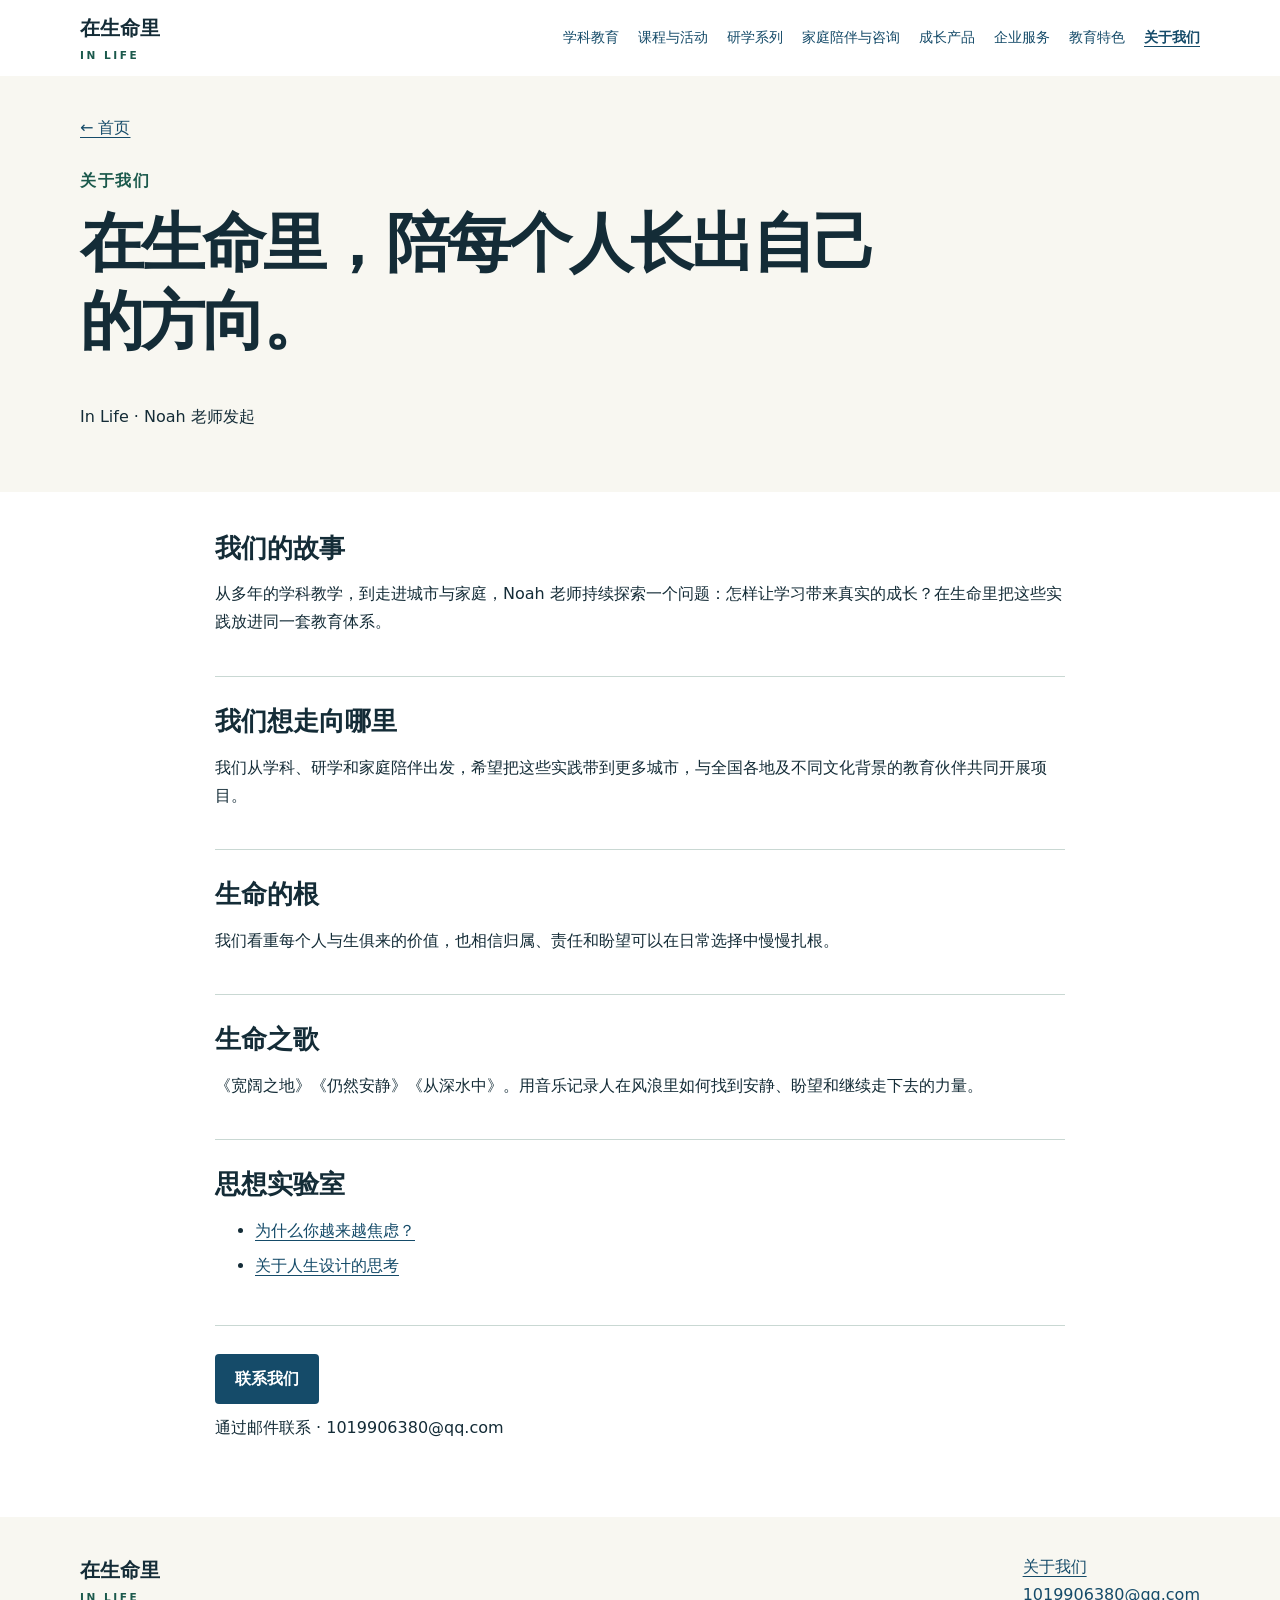
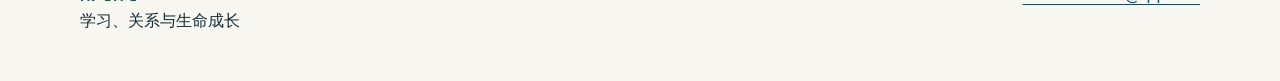
<file: about.html>
<!doctype html>
<html lang="zh-CN"><head><meta charset="utf-8"><meta name="viewport" content="width=device-width,initial-scale=1"><meta name="description" content="在生命里教育 · 数学、研学、家庭陪伴与成长"><title>关于我们 | 在生命里教育</title><link rel="icon" href="favicon.svg"><link rel="stylesheet" href="detail.css"><script defer src="detail.js"></script></head>
<body class="restored-detail"><a class="skip" href="#main">跳到正文</a><header><div class="bar"><a class="brand" href="index.html">在生命里<span>IN LIFE</span></a><button id="menu" type="button" aria-controls="nav" aria-expanded="false" hidden>菜单</button><nav id="nav" aria-label="主导航"><a href="math.html">学科教育</a><a href="courses.html">课程与活动</a><a href="study.html">研学系列</a><a href="family.html">家庭陪伴与咨询</a><a href="products.html">成长产品</a><a href="business.html">企业服务</a><a href="method.html">教育特色</a><a href="about.html" aria-current="page">关于我们</a></nav></div></header>
<main id="main"><section class="page-hero"><div class="wrap"><a class="back" href="index.html">← 首页</a><p class="eyebrow">关于我们</p><h1>在生命里，陪每个人长出自己的方向。</h1><p>In Life · Noah 老师发起</p></div></section><div class="wrap detail"><article><h2>我们的故事</h2><p>从多年的学科教学，到走进城市与家庭，Noah 老师持续探索一个问题：怎样让学习带来真实的成长？在生命里把这些实践放进同一套教育体系。</p></article><article><h2>我们想走向哪里</h2><p>我们从学科、研学和家庭陪伴出发，希望把这些实践带到更多城市，与全国各地及不同文化背景的教育伙伴共同开展项目。</p></article><article><h2>生命的根</h2><p>我们看重每个人与生俱来的价值，也相信归属、责任和盼望可以在日常选择中慢慢扎根。</p></article><article><h2>生命之歌</h2><p>《宽阔之地》《仍然安静》《从深水中》。用音乐记录人在风浪里如何找到安静、盼望和继续走下去的力量。</p></article><article><h2>思想实验室</h2><ul><li><a href="https://mp.weixin.qq.com/s/6HhCGzRWVzzyP3AFN9FXuQ">为什么你越来越焦虑？</a></li><li><a href="https://mp.weixin.qq.com/s/VjniUpUaG0qOsLqs-CoDaA">关于人生设计的思考</a></li></ul></article><div class="action"><a class="button" href="mailto:1019906380@qq.com?subject=%E5%9C%A8%E7%94%9F%E5%91%BD%E9%87%8C%EF%BD%9C%E5%85%B3%E4%BA%8E%E6%88%91%E4%BB%AC">联系我们</a><p>通过邮件联系 · 1019906380@qq.com</p></div></div></main><footer><div class="wrap footer"><div><a class="brand" href="index.html">在生命里<span>IN LIFE</span></a><p>学习、关系与生命成长</p></div><div><a href="about.html">关于我们</a><a href="mailto:1019906380@qq.com">1019906380@qq.com</a></div></div></footer></body></html>
</file>
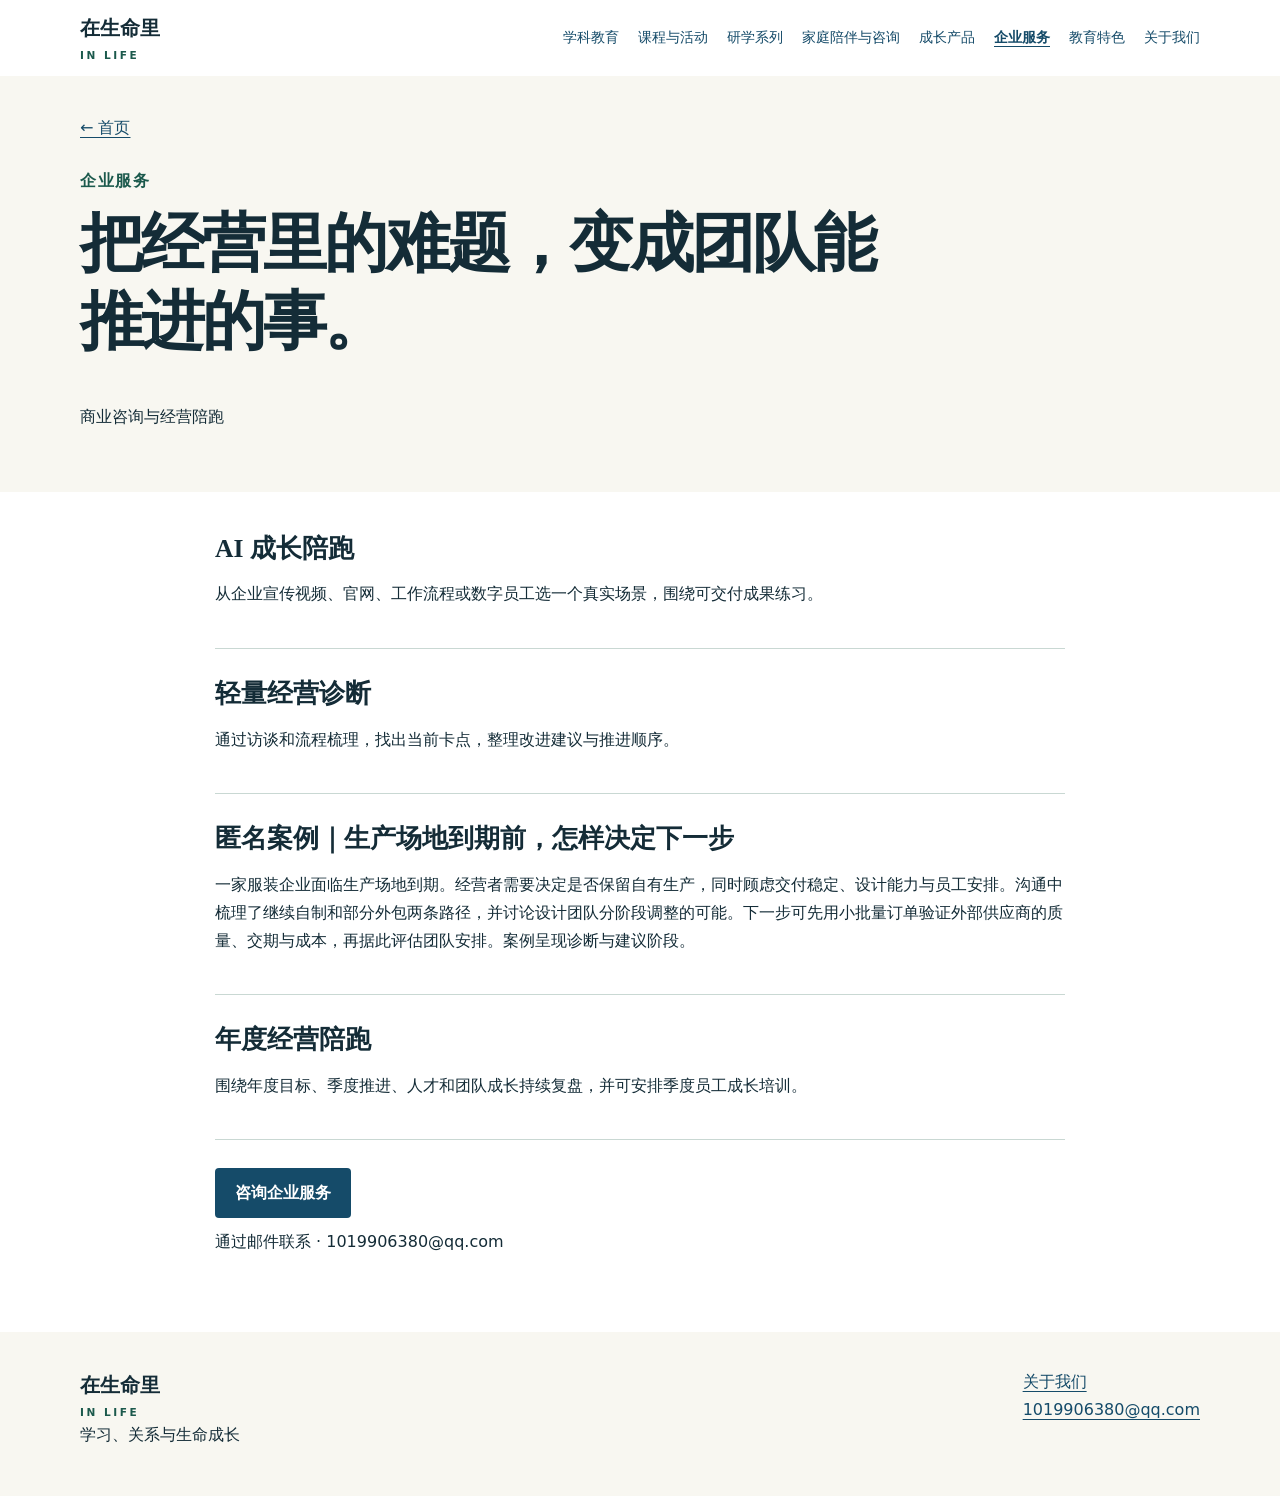
<file: business.html>
<!doctype html>
<html lang="zh-CN"><head><meta charset="utf-8"><meta name="viewport" content="width=device-width,initial-scale=1"><meta name="description" content="在生命里教育 · 数学、研学、家庭陪伴与成长"><title>企业服务 | 在生命里教育</title><link rel="icon" href="favicon.svg"><link rel="stylesheet" href="detail.css"><script defer src="detail.js"></script></head>
<body class="restored-detail"><a class="skip" href="#main">跳到正文</a><header><div class="bar"><a class="brand" href="index.html">在生命里<span>IN LIFE</span></a><button id="menu" type="button" aria-controls="nav" aria-expanded="false" hidden>菜单</button><nav id="nav" aria-label="主导航"><a href="math.html">学科教育</a><a href="courses.html">课程与活动</a><a href="study.html">研学系列</a><a href="family.html">家庭陪伴与咨询</a><a href="products.html">成长产品</a><a href="business.html" aria-current="page">企业服务</a><a href="method.html">教育特色</a><a href="about.html">关于我们</a></nav></div></header>
<main id="main"><section class="page-hero"><div class="wrap"><a class="back" href="index.html">← 首页</a><p class="eyebrow">企业服务</p><h1>把经营里的难题，变成团队能推进的事。</h1><p>商业咨询与经营陪跑</p></div></section><div class="wrap detail"><article><h2>AI 成长陪跑</h2><p>从企业宣传视频、官网、工作流程或数字员工选一个真实场景，围绕可交付成果练习。</p></article><article><h2>轻量经营诊断</h2><p>通过访谈和流程梳理，找出当前卡点，整理改进建议与推进顺序。</p></article><article><h2>匿名案例｜生产场地到期前，怎样决定下一步</h2><p>一家服装企业面临生产场地到期。经营者需要决定是否保留自有生产，同时顾虑交付稳定、设计能力与员工安排。沟通中梳理了继续自制和部分外包两条路径，并讨论设计团队分阶段调整的可能。下一步可先用小批量订单验证外部供应商的质量、交期与成本，再据此评估团队安排。案例呈现诊断与建议阶段。</p></article><article><h2>年度经营陪跑</h2><p>围绕年度目标、季度推进、人才和团队成长持续复盘，并可安排季度员工成长培训。</p></article><div class="action"><a class="button" href="mailto:1019906380@qq.com?subject=%E5%9C%A8%E7%94%9F%E5%91%BD%E9%87%8C%EF%BD%9C%E4%BC%81%E4%B8%9A%E6%9C%8D%E5%8A%A1">咨询企业服务</a><p>通过邮件联系 · 1019906380@qq.com</p></div></div></main><footer><div class="wrap footer"><div><a class="brand" href="index.html">在生命里<span>IN LIFE</span></a><p>学习、关系与生命成长</p></div><div><a href="about.html">关于我们</a><a href="mailto:1019906380@qq.com">1019906380@qq.com</a></div></div></footer></body></html>
</file>
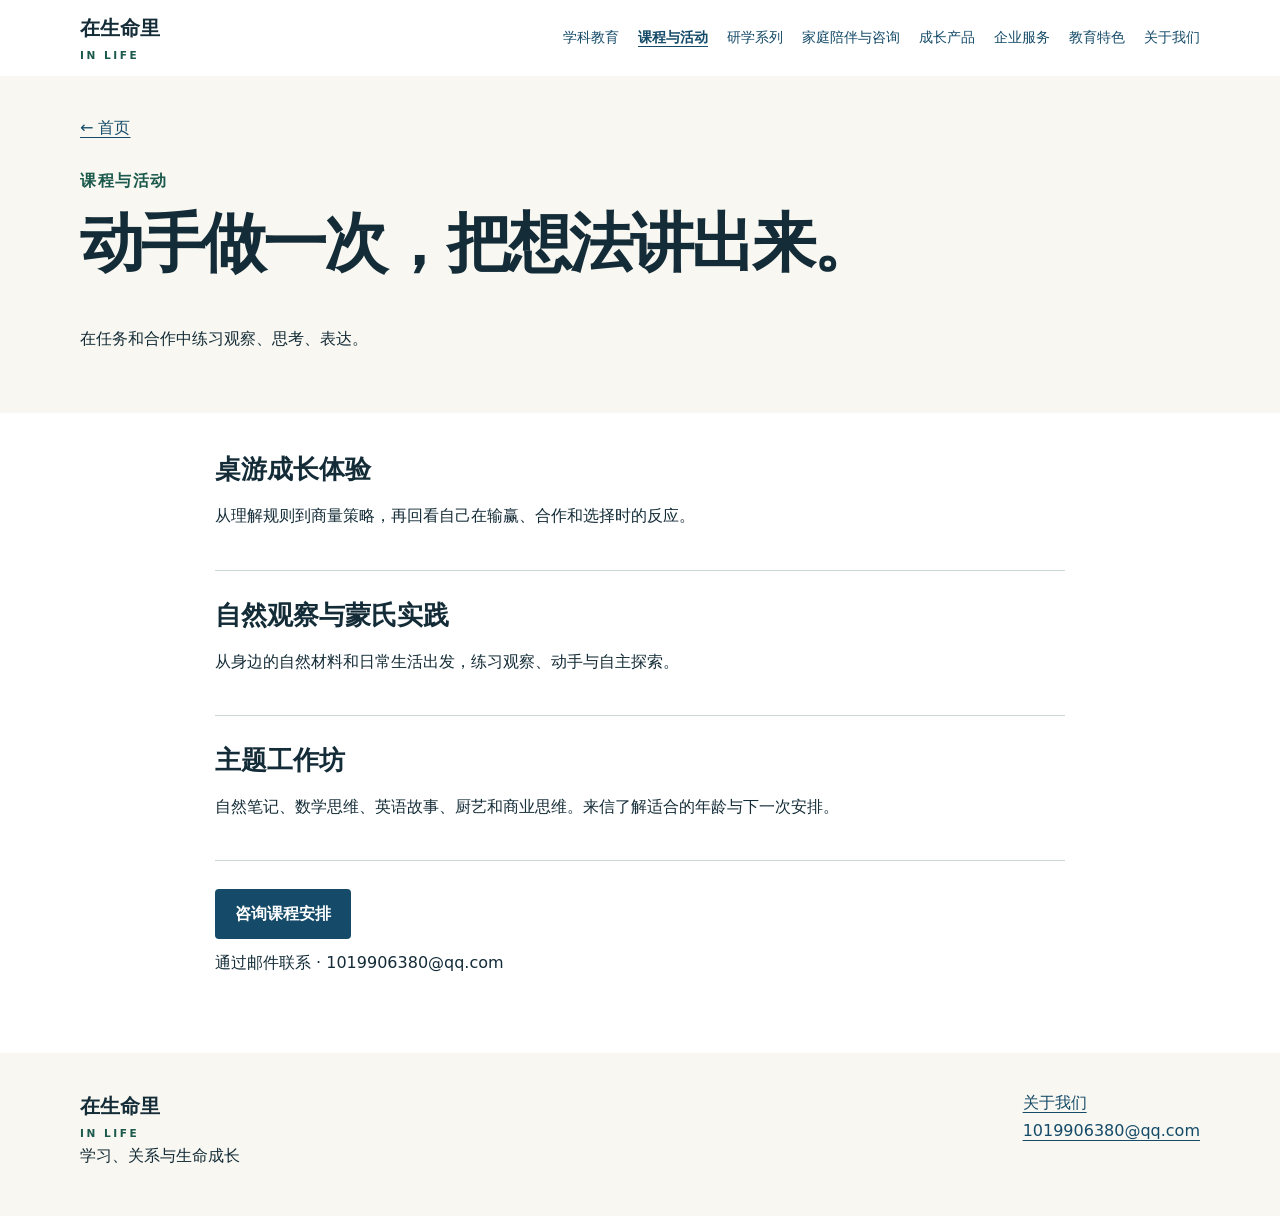
<file: courses.html>
<!doctype html>
<html lang="zh-CN"><head><meta charset="utf-8"><meta name="viewport" content="width=device-width,initial-scale=1"><meta name="description" content="在生命里教育 · 数学、研学、家庭陪伴与成长"><title>课程与活动 | 在生命里教育</title><link rel="icon" href="favicon.svg"><link rel="stylesheet" href="detail.css"><script defer src="detail.js"></script></head>
<body class="restored-detail"><a class="skip" href="#main">跳到正文</a><header><div class="bar"><a class="brand" href="index.html">在生命里<span>IN LIFE</span></a><button id="menu" type="button" aria-controls="nav" aria-expanded="false" hidden>菜单</button><nav id="nav" aria-label="主导航"><a href="math.html">学科教育</a><a href="courses.html" aria-current="page">课程与活动</a><a href="study.html">研学系列</a><a href="family.html">家庭陪伴与咨询</a><a href="products.html">成长产品</a><a href="business.html">企业服务</a><a href="method.html">教育特色</a><a href="about.html">关于我们</a></nav></div></header>
<main id="main"><section class="page-hero"><div class="wrap"><a class="back" href="index.html">← 首页</a><p class="eyebrow">课程与活动</p><h1>动手做一次，把想法讲出来。</h1><p>在任务和合作中练习观察、思考、表达。</p></div></section><div class="wrap detail"><article><h2>桌游成长体验</h2><p>从理解规则到商量策略，再回看自己在输赢、合作和选择时的反应。</p></article><article><h2>自然观察与蒙氏实践</h2><p>从身边的自然材料和日常生活出发，练习观察、动手与自主探索。</p></article><article><h2>主题工作坊</h2><p>自然笔记、数学思维、英语故事、厨艺和商业思维。来信了解适合的年龄与下一次安排。</p></article><div class="action"><a class="button" href="mailto:1019906380@qq.com?subject=%E5%9C%A8%E7%94%9F%E5%91%BD%E9%87%8C%EF%BD%9C%E8%AF%BE%E7%A8%8B%E4%B8%8E%E6%B4%BB%E5%8A%A8">咨询课程安排</a><p>通过邮件联系 · 1019906380@qq.com</p></div></div></main><footer><div class="wrap footer"><div><a class="brand" href="index.html">在生命里<span>IN LIFE</span></a><p>学习、关系与生命成长</p></div><div><a href="about.html">关于我们</a><a href="mailto:1019906380@qq.com">1019906380@qq.com</a></div></div></footer></body></html>
</file>
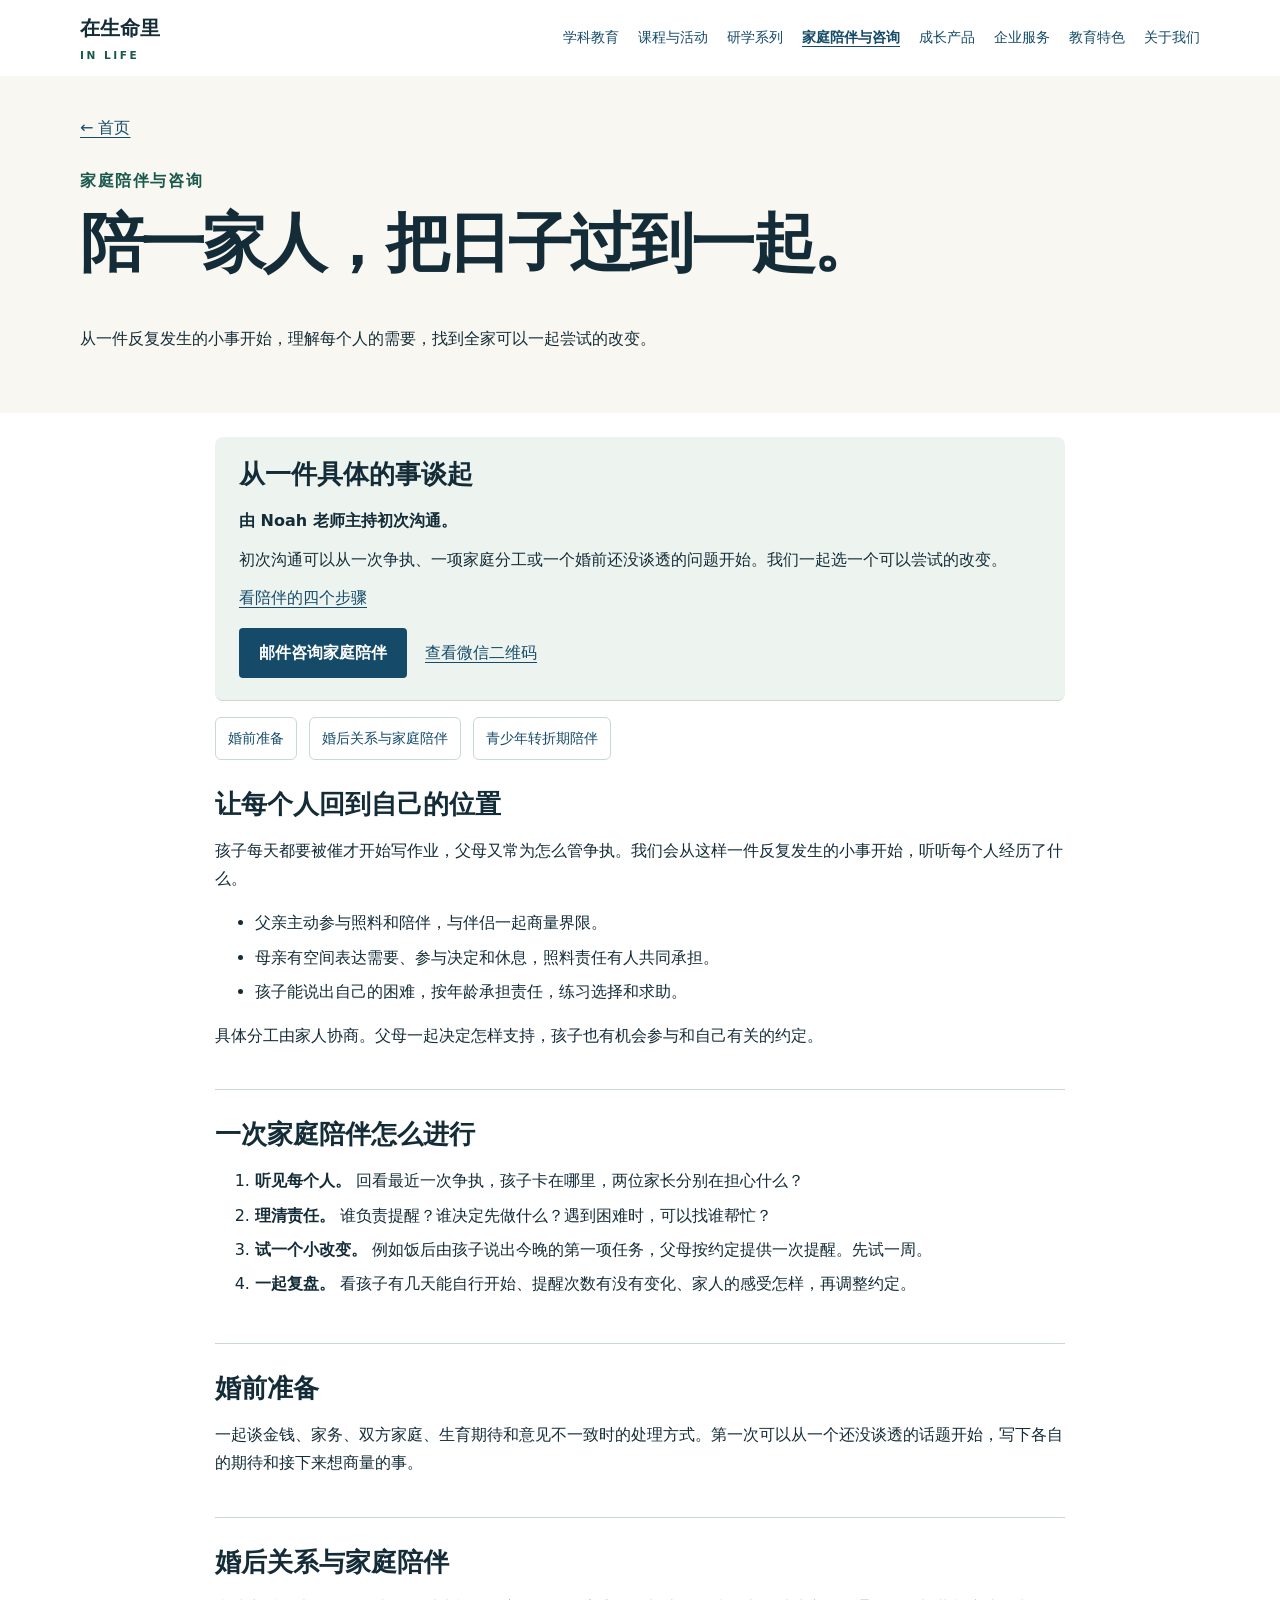
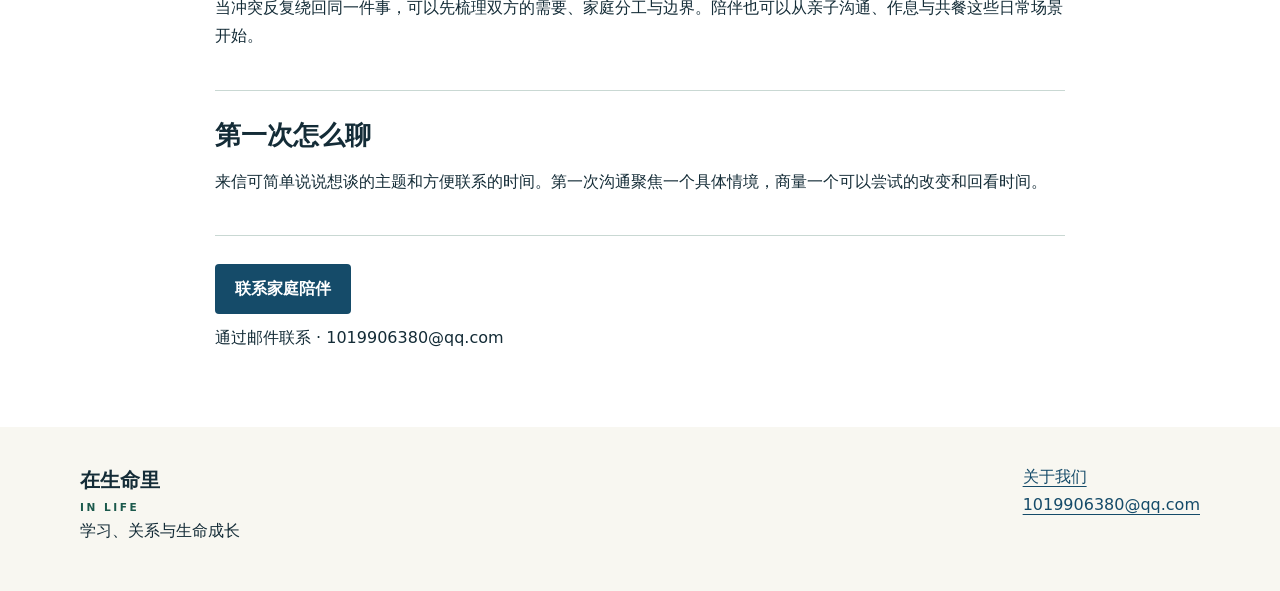
<file: family.html>
<!doctype html>
<html lang="zh-CN"><head><meta charset="utf-8"><meta name="viewport" content="width=device-width,initial-scale=1"><meta name="description" content="在生命里教育 · 数学、研学、家庭陪伴与成长"><title>家庭陪伴与咨询 | 在生命里教育</title><link rel="icon" href="favicon.svg"><link rel="stylesheet" href="detail.css"><script defer src="detail.js"></script></head>
<body class="restored-detail"><a class="skip" href="#main">跳到正文</a><header><div class="bar"><a class="brand" href="index.html">在生命里<span>IN LIFE</span></a><button id="menu" type="button" aria-controls="nav" aria-expanded="false" hidden>菜单</button><nav id="nav" aria-label="主导航"><a href="math.html">学科教育</a><a href="courses.html">课程与活动</a><a href="study.html">研学系列</a><a href="family.html" aria-current="page">家庭陪伴与咨询</a><a href="products.html">成长产品</a><a href="business.html">企业服务</a><a href="method.html">教育特色</a><a href="about.html">关于我们</a></nav></div></header>
<main id="main"><section class="page-hero"><div class="wrap"><a class="back" href="index.html">← 首页</a><p class="eyebrow">家庭陪伴与咨询</p><h1>陪一家人，把日子过到一起。</h1><p>从一件反复发生的小事开始，理解每个人的需要，找到全家可以一起尝试的改变。</p></div></section><div class="wrap detail"><article id="start" class="service-start"><h2>从一件具体的事谈起</h2><p class="service-lead">由 Noah 老师主持初次沟通。</p><p>初次沟通可以从一次争执、一项家庭分工或一个婚前还没谈透的问题开始。我们一起选一个可以尝试的改变。</p><p><a href="#process">看陪伴的四个步骤</a></p><div class="service-contact"><a class="button" href="mailto:1019906380@qq.com?subject=%E5%9C%A8%E7%94%9F%E5%91%BD%E9%87%8C%EF%BD%9C%E5%AE%B6%E5%BA%AD%E9%99%AA%E4%BC%B4">邮件咨询家庭陪伴</a><a href="index.html#contact">查看微信二维码</a></div></article><nav class="family-paths" aria-label="家庭成长入口">
  <a href="#before-marriage">婚前准备</a>
  <a href="#after-marriage">婚后关系与家庭陪伴</a>
  <a href="math.html#youth">青少年转折期陪伴</a>
</nav>
<article id="roles">
  <h2>让每个人回到自己的位置</h2>
  <p>孩子每天都要被催才开始写作业，父母又常为怎么管争执。我们会从这样一件反复发生的小事开始，听听每个人经历了什么。</p>
  <ul>
    <li>父亲主动参与照料和陪伴，与伴侣一起商量界限。</li>
    <li>母亲有空间表达需要、参与决定和休息，照料责任有人共同承担。</li>
    <li>孩子能说出自己的困难，按年龄承担责任，练习选择和求助。</li>
  </ul>
  <p>具体分工由家人协商。父母一起决定怎样支持，孩子也有机会参与和自己有关的约定。</p>
</article>
<article id="process">
  <h2>一次家庭陪伴怎么进行</h2>
  <ol>
    <li><strong>听见每个人。</strong> 回看最近一次争执，孩子卡在哪里，两位家长分别在担心什么？</li>
    <li><strong>理清责任。</strong> 谁负责提醒？谁决定先做什么？遇到困难时，可以找谁帮忙？</li>
    <li><strong>试一个小改变。</strong> 例如饭后由孩子说出今晚的第一项任务，父母按约定提供一次提醒。先试一周。</li>
    <li><strong>一起复盘。</strong> 看孩子有几天能自行开始、提醒次数有没有变化、家人的感受怎样，再调整约定。</li>
  </ol>
</article>
<article id="before-marriage">
  <h2>婚前准备</h2>
  <p>一起谈金钱、家务、双方家庭、生育期待和意见不一致时的处理方式。第一次可以从一个还没谈透的话题开始，写下各自的期待和接下来想商量的事。</p>
</article>
<article id="after-marriage">
  <h2>婚后关系与家庭陪伴</h2>
  <p>当冲突反复绕回同一件事，可以先梳理双方的需要、家庭分工与边界。陪伴也可以从亲子沟通、作息与共餐这些日常场景开始。</p>
</article>
<article>
  <h2>第一次怎么聊</h2>
  <p>来信可简单说说想谈的主题和方便联系的时间。第一次沟通聚焦一个具体情境，商量一个可以尝试的改变和回看时间。</p>
</article>
<div class="action"><a class="button" href="mailto:1019906380@qq.com?subject=%E5%9C%A8%E7%94%9F%E5%91%BD%E9%87%8C%EF%BD%9C%E5%AE%B6%E5%BA%AD%E9%99%AA%E4%BC%B4%E4%B8%8E%E5%92%A8%E8%AF%A2">联系家庭陪伴</a><p>通过邮件联系 · 1019906380@qq.com</p></div></div></main><footer><div class="wrap footer"><div><a class="brand" href="index.html">在生命里<span>IN LIFE</span></a><p>学习、关系与生命成长</p></div><div><a href="about.html">关于我们</a><a href="mailto:1019906380@qq.com">1019906380@qq.com</a></div></div></footer></body></html>
</file>
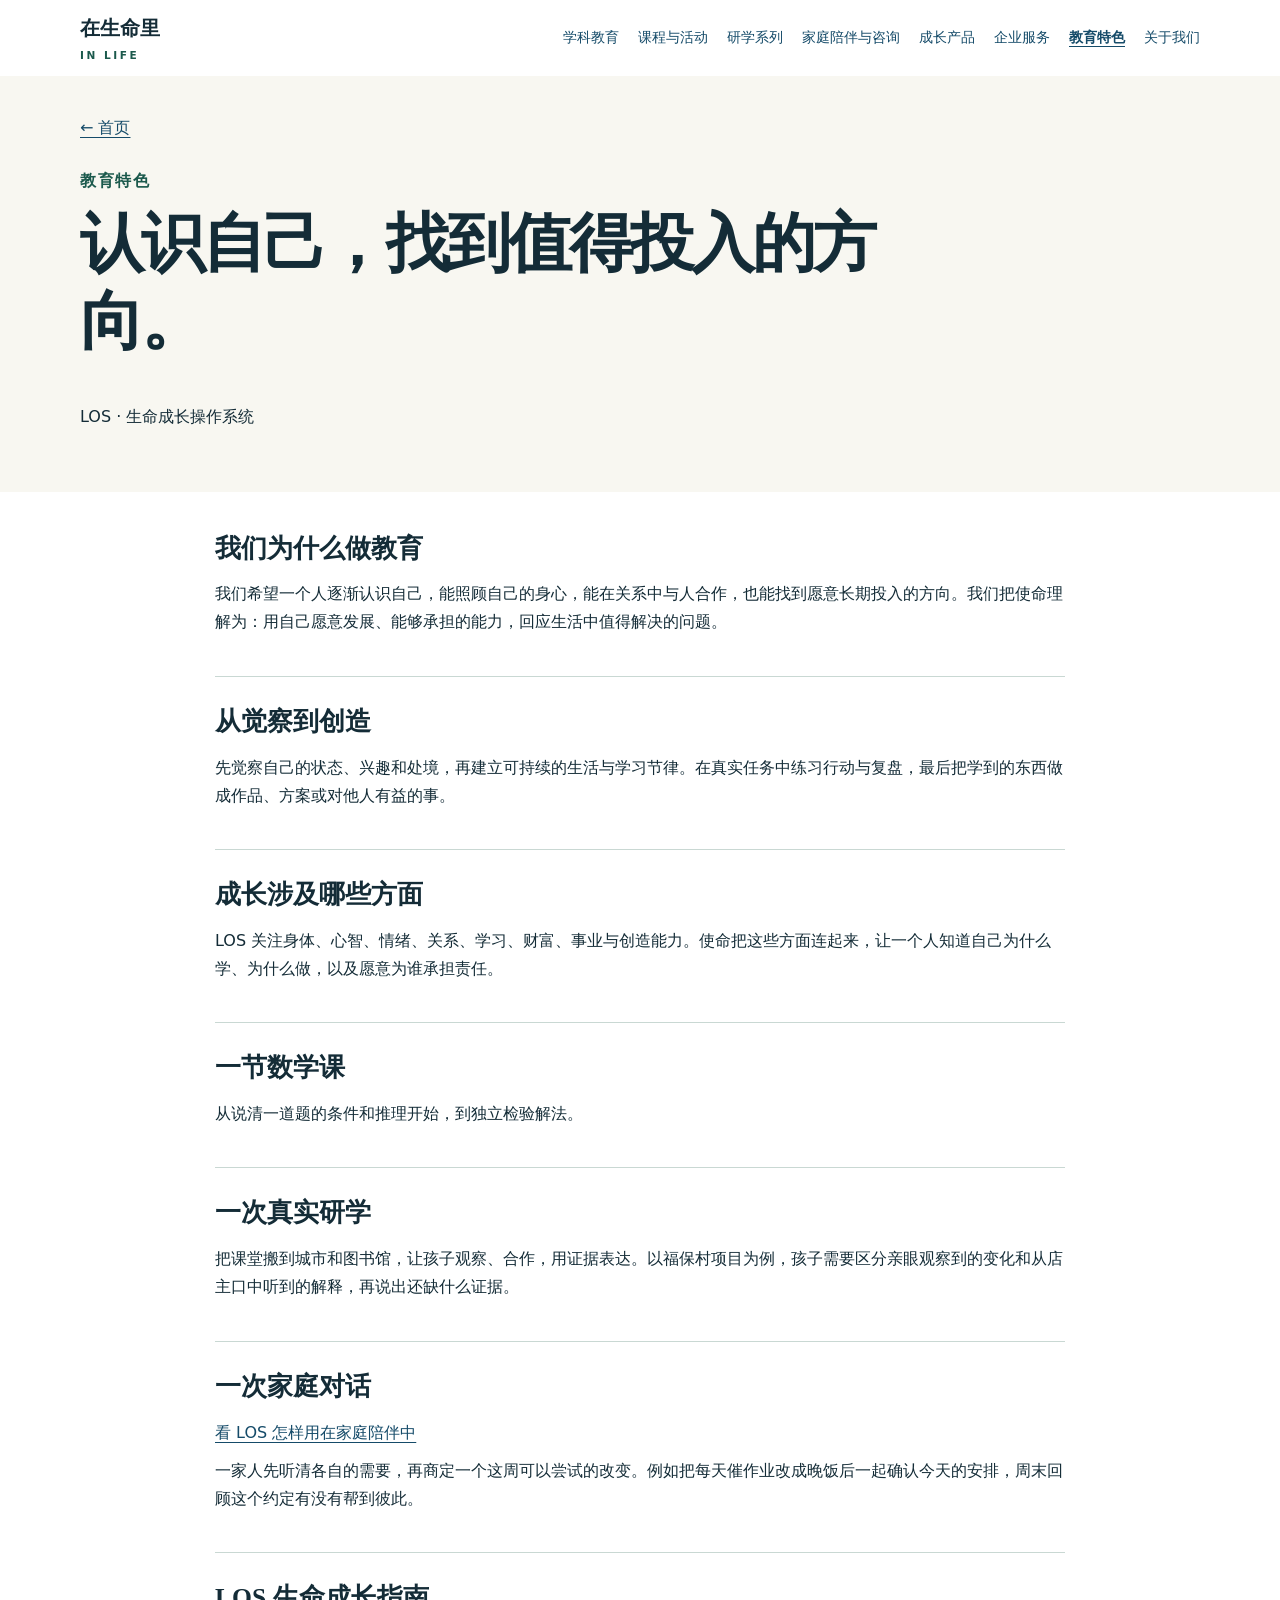
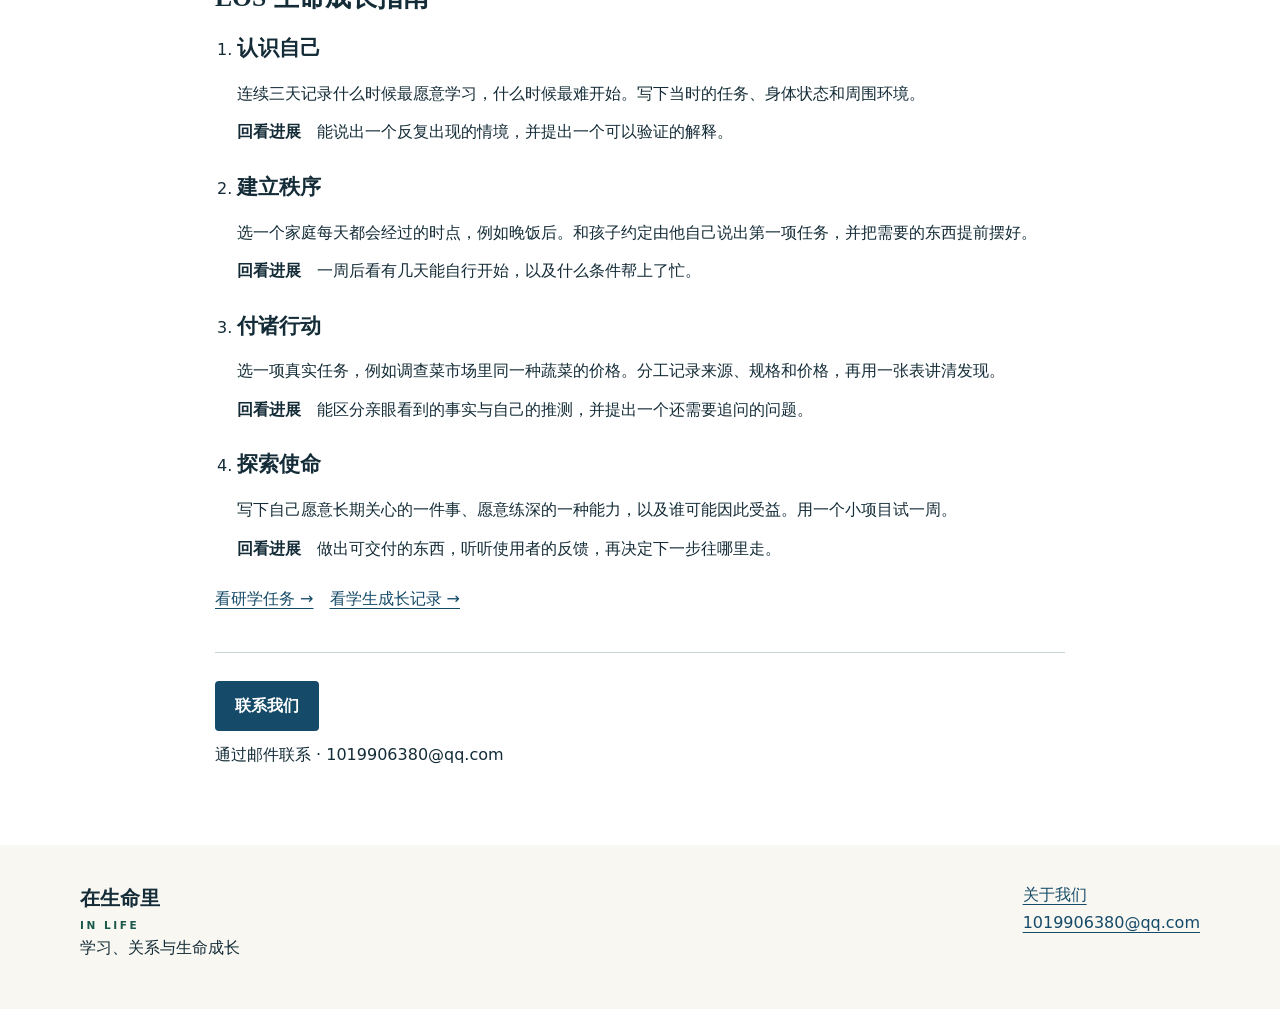
<file: method.html>
<!doctype html>
<html lang="zh-CN"><head><meta charset="utf-8"><meta name="viewport" content="width=device-width,initial-scale=1"><meta name="description" content="在生命里教育 · 数学、研学、家庭陪伴与成长"><title>教育特色 | 在生命里教育</title><link rel="icon" href="favicon.svg"><link rel="stylesheet" href="detail.css"><script defer src="detail.js"></script></head>
<body class="restored-detail"><a class="skip" href="#main">跳到正文</a><header><div class="bar"><a class="brand" href="index.html">在生命里<span>IN LIFE</span></a><button id="menu" type="button" aria-controls="nav" aria-expanded="false" hidden>菜单</button><nav id="nav" aria-label="主导航"><a href="math.html">学科教育</a><a href="courses.html">课程与活动</a><a href="study.html">研学系列</a><a href="family.html">家庭陪伴与咨询</a><a href="products.html">成长产品</a><a href="business.html">企业服务</a><a href="method.html" aria-current="page">教育特色</a><a href="about.html">关于我们</a></nav></div></header>
<main id="main"><section class="page-hero"><div class="wrap"><a class="back" href="index.html">← 首页</a><p class="eyebrow">教育特色</p><h1>认识自己，找到值得投入的方向。</h1><p>LOS · 生命成长操作系统</p></div></section><div class="wrap detail"><article><h2>我们为什么做教育</h2><p>我们希望一个人逐渐认识自己，能照顾自己的身心，能在关系中与人合作，也能找到愿意长期投入的方向。我们把使命理解为：用自己愿意发展、能够承担的能力，回应生活中值得解决的问题。</p></article><article><h2>从觉察到创造</h2><p>先觉察自己的状态、兴趣和处境，再建立可持续的生活与学习节律。在真实任务中练习行动与复盘，最后把学到的东西做成作品、方案或对他人有益的事。</p></article><article><h2>成长涉及哪些方面</h2><p>LOS 关注身体、心智、情绪、关系、学习、财富、事业与创造能力。使命把这些方面连起来，让一个人知道自己为什么学、为什么做，以及愿意为谁承担责任。</p></article><article><h2>一节数学课</h2><p>从说清一道题的条件和推理开始，到独立检验解法。</p></article><article><h2>一次真实研学</h2><p>把课堂搬到城市和图书馆，让孩子观察、合作，用证据表达。以福保村项目为例，孩子需要区分亲眼观察到的变化和从店主口中听到的解释，再说出还缺什么证据。</p></article><article><h2>一次家庭对话</h2><p><a href="family.html#process">看 LOS 怎样用在家庭陪伴中</a></p><p>一家人先听清各自的需要，再商定一个这周可以尝试的改变。例如把每天催作业改成晚饭后一起确认今天的安排，周末回顾这个约定有没有帮到彼此。</p></article><article id="guide"><h2>LOS 生命成长指南</h2><ol class="guide"><li><h3>认识自己</h3><p>连续三天记录什么时候最愿意学习，什么时候最难开始。写下当时的任务、身体状态和周围环境。</p><p><strong>回看进展</strong>　能说出一个反复出现的情境，并提出一个可以验证的解释。</p></li><li><h3>建立秩序</h3><p>选一个家庭每天都会经过的时点，例如晚饭后。和孩子约定由他自己说出第一项任务，并把需要的东西提前摆好。</p><p><strong>回看进展</strong>　一周后看有几天能自行开始，以及什么条件帮上了忙。</p></li><li><h3>付诸行动</h3><p>选一项真实任务，例如调查菜市场里同一种蔬菜的价格。分工记录来源、规格和价格，再用一张表讲清发现。</p><p><strong>回看进展</strong>　能区分亲眼看到的事实与自己的推测，并提出一个还需要追问的问题。</p></li><li><h3>探索使命</h3><p>写下自己愿意长期关心的一件事、愿意练深的一种能力，以及谁可能因此受益。用一个小项目试一周。</p><p><strong>回看进展</strong>　做出可交付的东西，听听使用者的反馈，再决定下一步往哪里走。</p></li></ol><p><a href="study.html">看研学任务 →</a>　<a href="math.html#cases">看学生成长记录 →</a></p></article><div class="action"><a class="button" href="mailto:1019906380@qq.com?subject=%E5%9C%A8%E7%94%9F%E5%91%BD%E9%87%8C%EF%BD%9C%E6%95%99%E8%82%B2%E7%89%B9%E8%89%B2">联系我们</a><p>通过邮件联系 · 1019906380@qq.com</p></div></div></main><footer><div class="wrap footer"><div><a class="brand" href="index.html">在生命里<span>IN LIFE</span></a><p>学习、关系与生命成长</p></div><div><a href="about.html">关于我们</a><a href="mailto:1019906380@qq.com">1019906380@qq.com</a></div></div></footer></body></html>
</file>
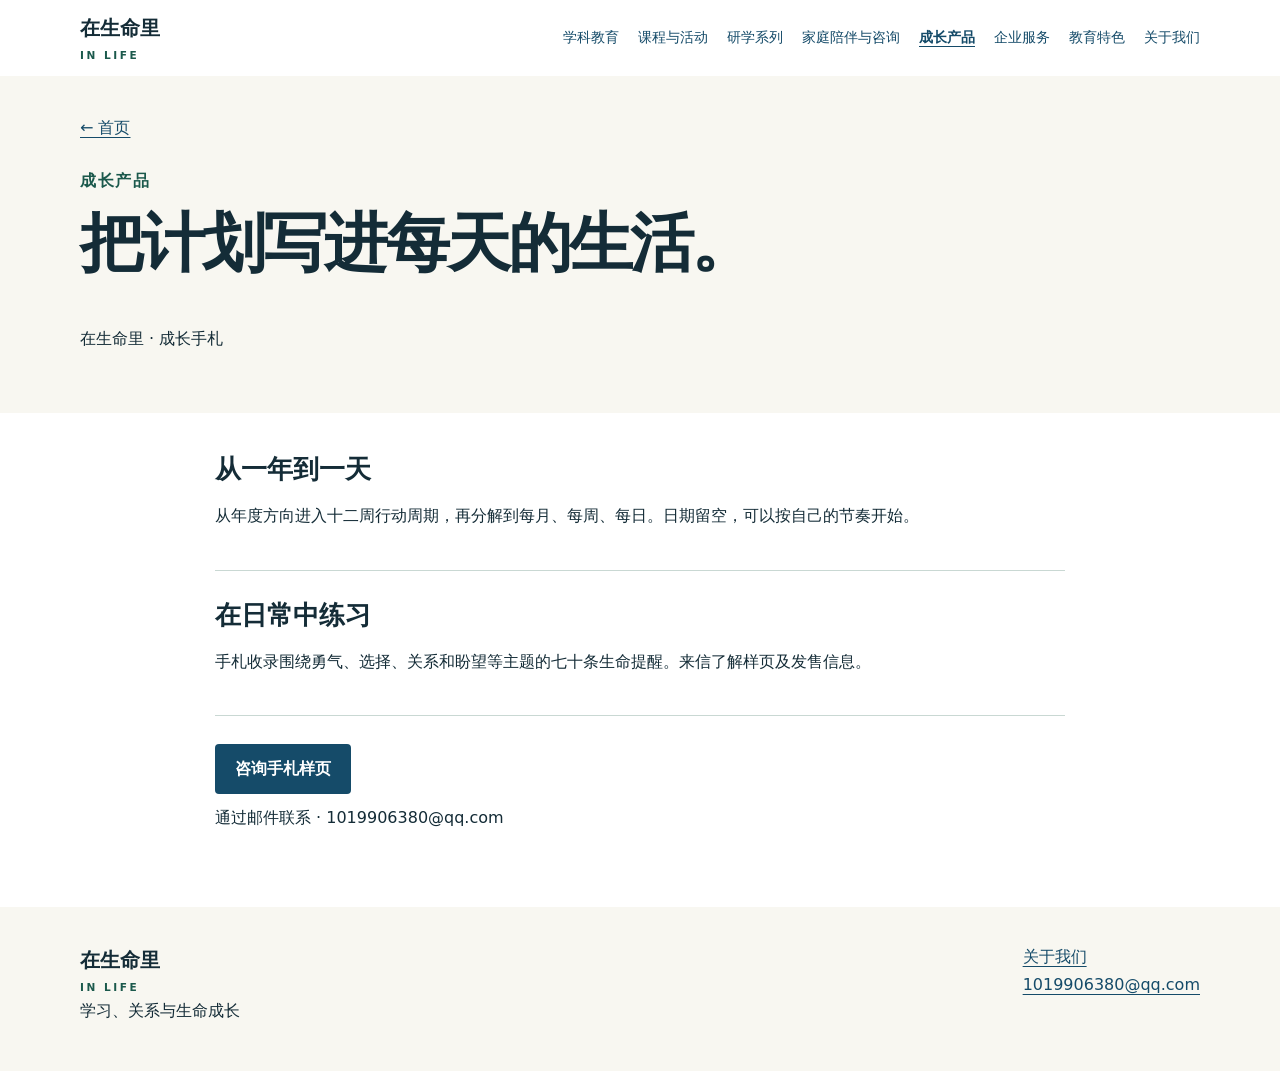
<file: products.html>
<!doctype html>
<html lang="zh-CN"><head><meta charset="utf-8"><meta name="viewport" content="width=device-width,initial-scale=1"><meta name="description" content="在生命里教育 · 数学、研学、家庭陪伴与成长"><title>成长产品 | 在生命里教育</title><link rel="icon" href="favicon.svg"><link rel="stylesheet" href="detail.css"><script defer src="detail.js"></script></head>
<body class="restored-detail"><a class="skip" href="#main">跳到正文</a><header><div class="bar"><a class="brand" href="index.html">在生命里<span>IN LIFE</span></a><button id="menu" type="button" aria-controls="nav" aria-expanded="false" hidden>菜单</button><nav id="nav" aria-label="主导航"><a href="math.html">学科教育</a><a href="courses.html">课程与活动</a><a href="study.html">研学系列</a><a href="family.html">家庭陪伴与咨询</a><a href="products.html" aria-current="page">成长产品</a><a href="business.html">企业服务</a><a href="method.html">教育特色</a><a href="about.html">关于我们</a></nav></div></header>
<main id="main"><section class="page-hero"><div class="wrap"><a class="back" href="index.html">← 首页</a><p class="eyebrow">成长产品</p><h1>把计划写进每天的生活。</h1><p>在生命里 · 成长手札</p></div></section><div class="wrap detail"><article><h2>从一年到一天</h2><p>从年度方向进入十二周行动周期，再分解到每月、每周、每日。日期留空，可以按自己的节奏开始。</p></article><article><h2>在日常中练习</h2><p>手札收录围绕勇气、选择、关系和盼望等主题的七十条生命提醒。来信了解样页及发售信息。</p></article><div class="action"><a class="button" href="mailto:1019906380@qq.com?subject=%E5%9C%A8%E7%94%9F%E5%91%BD%E9%87%8C%EF%BD%9C%E6%88%90%E9%95%BF%E4%BA%A7%E5%93%81">咨询手札样页</a><p>通过邮件联系 · 1019906380@qq.com</p></div></div></main><footer><div class="wrap footer"><div><a class="brand" href="index.html">在生命里<span>IN LIFE</span></a><p>学习、关系与生命成长</p></div><div><a href="about.html">关于我们</a><a href="mailto:1019906380@qq.com">1019906380@qq.com</a></div></div></footer></body></html>
</file>
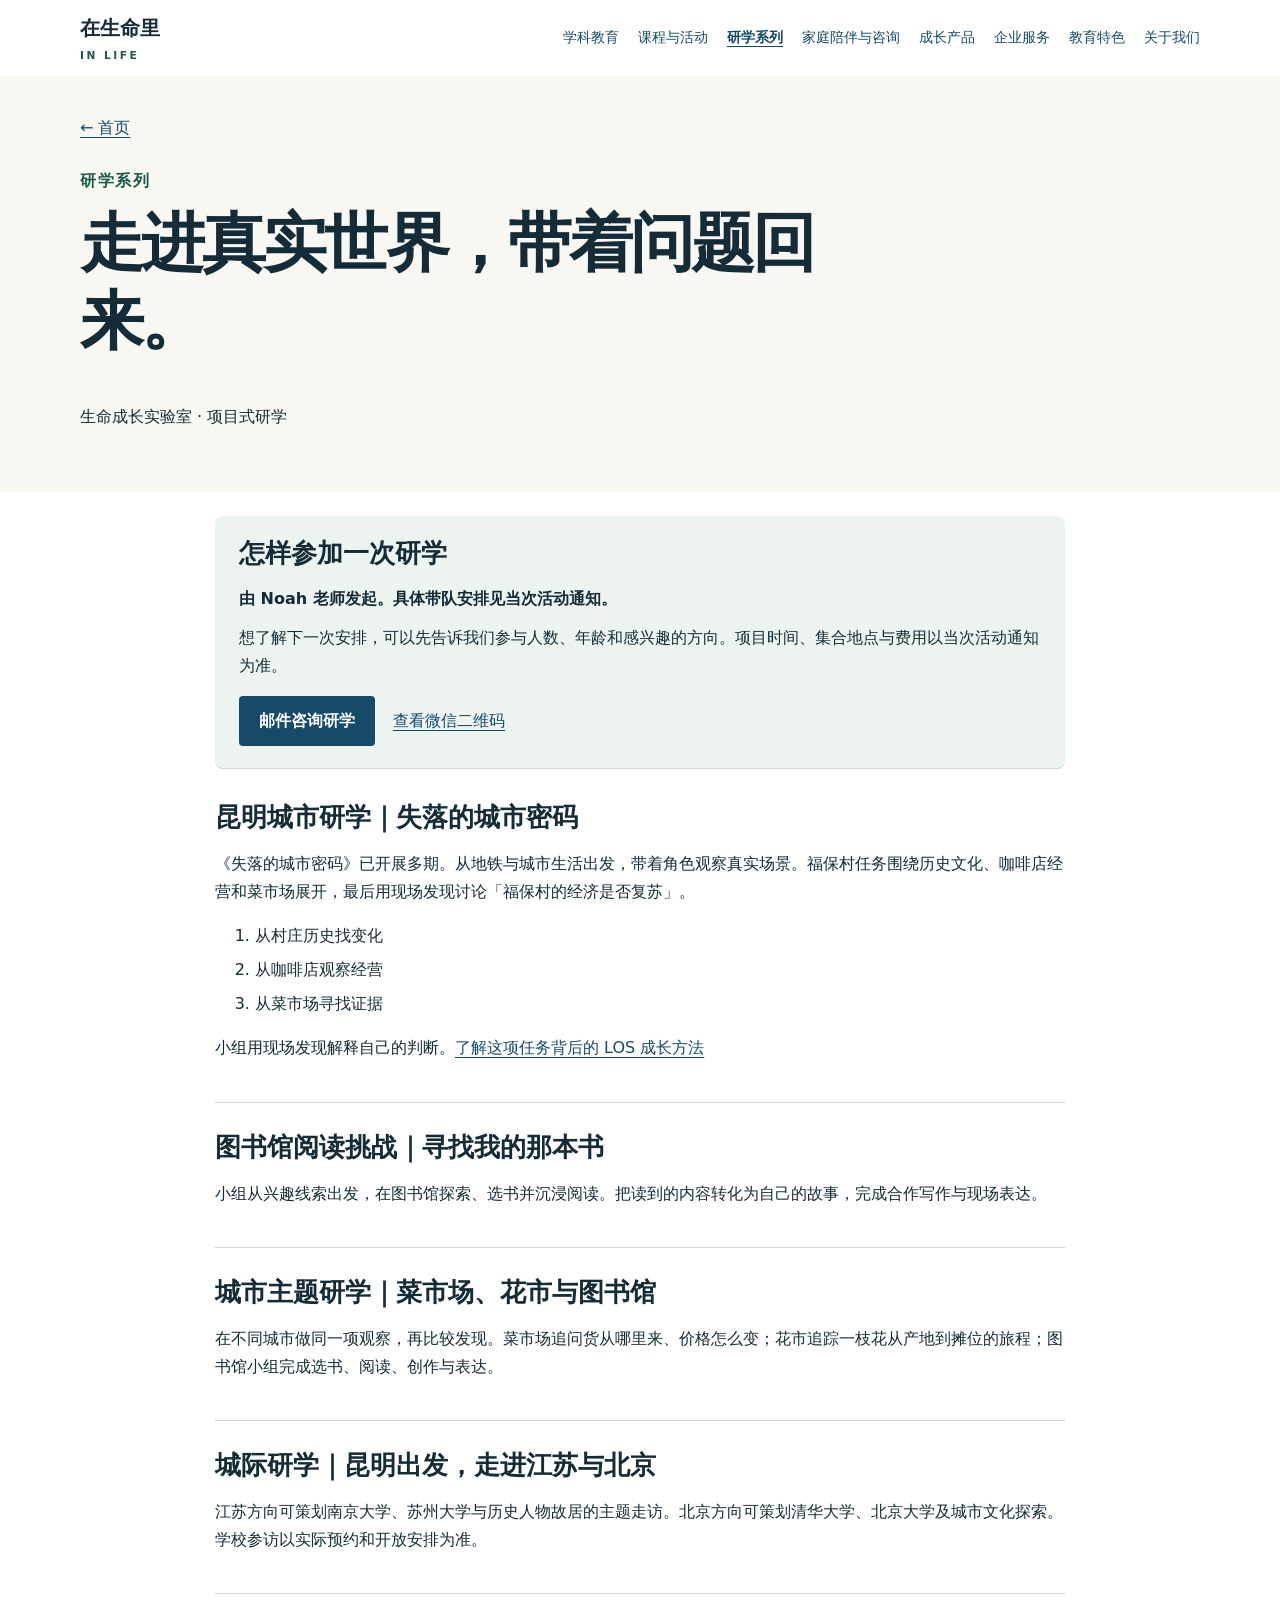
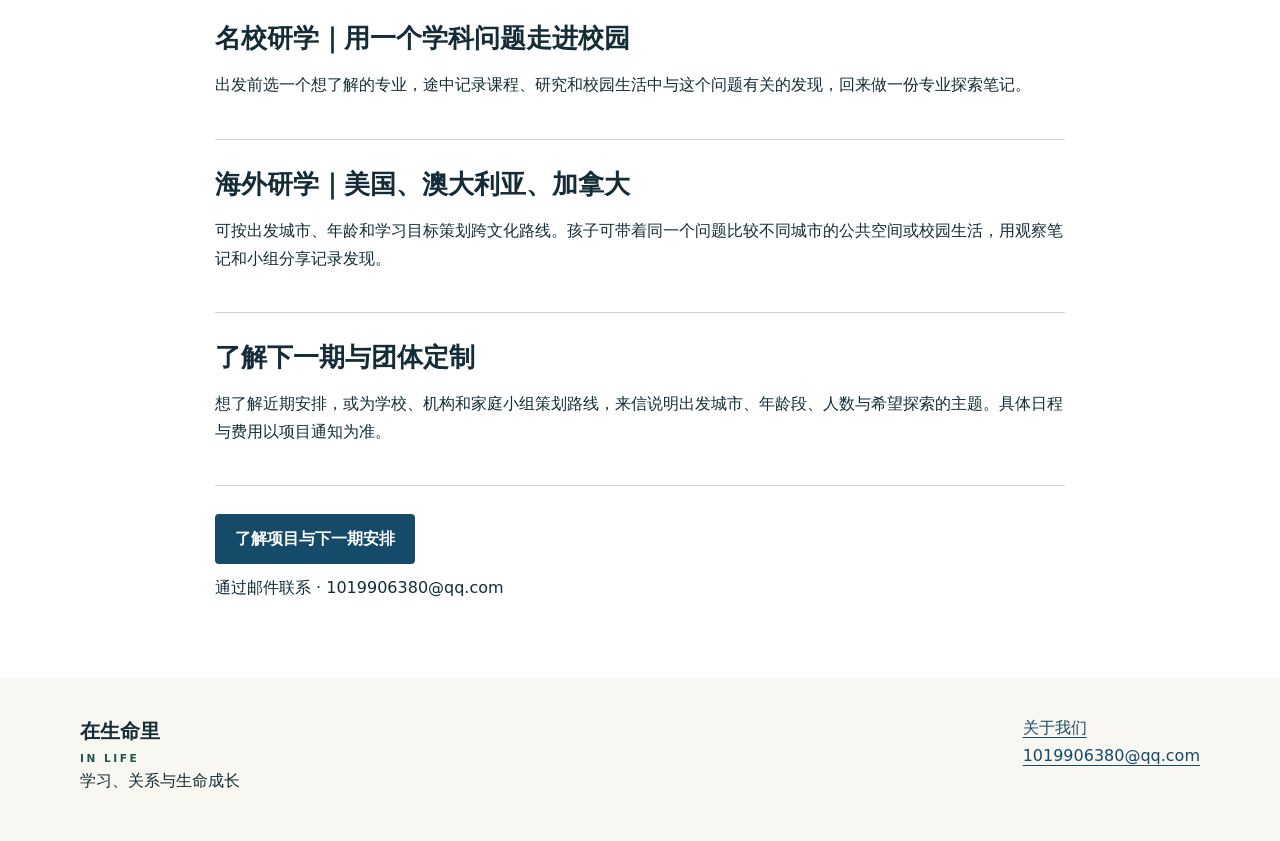
<file: study.html>
<!doctype html>
<html lang="zh-CN"><head><meta charset="utf-8"><meta name="viewport" content="width=device-width,initial-scale=1"><meta name="description" content="在生命里教育 · 数学、研学、家庭陪伴与成长"><title>研学系列 | 在生命里教育</title><link rel="icon" href="favicon.svg"><link rel="stylesheet" href="detail.css"><script defer src="detail.js"></script></head>
<body class="restored-detail"><a class="skip" href="#main">跳到正文</a><header><div class="bar"><a class="brand" href="index.html">在生命里<span>IN LIFE</span></a><button id="menu" type="button" aria-controls="nav" aria-expanded="false" hidden>菜单</button><nav id="nav" aria-label="主导航"><a href="math.html">学科教育</a><a href="courses.html">课程与活动</a><a href="study.html" aria-current="page">研学系列</a><a href="family.html">家庭陪伴与咨询</a><a href="products.html">成长产品</a><a href="business.html">企业服务</a><a href="method.html">教育特色</a><a href="about.html">关于我们</a></nav></div></header>
<main id="main"><section class="page-hero"><div class="wrap"><a class="back" href="index.html">← 首页</a><p class="eyebrow">研学系列</p><h1>走进真实世界，带着问题回来。</h1><p>生命成长实验室 · 项目式研学</p></div></section><div class="wrap detail"><article id="start" class="service-start"><h2>怎样参加一次研学</h2><p class="service-lead">由 Noah 老师发起。具体带队安排见当次活动通知。</p><p>想了解下一次安排，可以先告诉我们参与人数、年龄和感兴趣的方向。项目时间、集合地点与费用以当次活动通知为准。</p><div class="service-contact"><a class="button" href="mailto:1019906380@qq.com?subject=%E5%9C%A8%E7%94%9F%E5%91%BD%E9%87%8C%EF%BD%9C%E7%A0%94%E5%AD%A6%E5%92%A8%E8%AF%A2">邮件咨询研学</a><a href="index.html#contact">查看微信二维码</a></div></article><article><h2>昆明城市研学｜失落的城市密码</h2><p>《失落的城市密码》已开展多期。从地铁与城市生活出发，带着角色观察真实场景。福保村任务围绕历史文化、咖啡店经营和菜市场展开，最后用现场发现讨论「福保村的经济是否复苏」。</p><ol><li>从村庄历史找变化</li><li>从咖啡店观察经营</li><li>从菜市场寻找证据</li></ol><p>小组用现场发现解释自己的判断。<a href="method.html#guide">了解这项任务背后的 LOS 成长方法</a></p></article><article><h2>图书馆阅读挑战｜寻找我的那本书</h2><p>小组从兴趣线索出发，在图书馆探索、选书并沉浸阅读。把读到的内容转化为自己的故事，完成合作写作与现场表达。</p></article><article><h2>城市主题研学｜菜市场、花市与图书馆</h2><p>在不同城市做同一项观察，再比较发现。菜市场追问货从哪里来、价格怎么变；花市追踪一枝花从产地到摊位的旅程；图书馆小组完成选书、阅读、创作与表达。</p></article><article><h2>城际研学｜昆明出发，走进江苏与北京</h2><p>江苏方向可策划南京大学、苏州大学与历史人物故居的主题走访。北京方向可策划清华大学、北京大学及城市文化探索。学校参访以实际预约和开放安排为准。</p></article><article><h2>名校研学｜用一个学科问题走进校园</h2><p>出发前选一个想了解的专业，途中记录课程、研究和校园生活中与这个问题有关的发现，回来做一份专业探索笔记。</p></article><article><h2>海外研学｜美国、澳大利亚、加拿大</h2><p>可按出发城市、年龄和学习目标策划跨文化路线。孩子可带着同一个问题比较不同城市的公共空间或校园生活，用观察笔记和小组分享记录发现。</p></article><article><h2>了解下一期与团体定制</h2><p>想了解近期安排，或为学校、机构和家庭小组策划路线，来信说明出发城市、年龄段、人数与希望探索的主题。具体日程与费用以项目通知为准。</p></article><div class="action"><a class="button" href="mailto:1019906380@qq.com?subject=%E5%9C%A8%E7%94%9F%E5%91%BD%E9%87%8C%EF%BD%9C%E7%A0%94%E5%AD%A6%E7%B3%BB%E5%88%97">了解项目与下一期安排</a><p>通过邮件联系 · 1019906380@qq.com</p></div></div></main><footer><div class="wrap footer"><div><a class="brand" href="index.html">在生命里<span>IN LIFE</span></a><p>学习、关系与生命成长</p></div><div><a href="about.html">关于我们</a><a href="mailto:1019906380@qq.com">1019906380@qq.com</a></div></div></footer></body></html>
</file>
<file: detail.css>
:root{color-scheme:light;--ink:#142c37;--blue:#154b69;--green:#1b594c;--paper:#f8f7f1;--line:#c9d8d3}*{box-sizing:border-box}body{margin:0;color:var(--ink);font:16px/1.75 system-ui,"PingFang SC","Microsoft YaHei",sans-serif}a{color:var(--blue);text-underline-offset:.25em}a:hover{color:var(--green)}:focus-visible{outline:3px solid #ad6b22;outline-offset:5px}h1,h2,h3,p{margin:0 0 .65em}h1,h2{font-family:"Songti SC","Noto Serif CJK SC",SimSun,serif;line-height:1.22}h1{font-size:clamp(2.35rem,5.6vw,5rem);letter-spacing:-.045em}h2{font-size:clamp(1.6rem,3.6vw,2.65rem)}h3{font-size:1.3rem}.wrap,.bar{width:min(1120px,calc(100% - 48px));margin:auto}.bar{display:flex;gap:24px;align-items:center;justify-content:space-between;min-height:76px;padding:10px 0}.brand{font-size:1.25rem;font-weight:800;text-decoration:none;white-space:nowrap;color:var(--ink)}.brand span{display:block;color:var(--green);font-size:.66rem;letter-spacing:.24em}nav{display:flex;flex-wrap:wrap;gap:8px 19px}nav a{text-decoration:none;font-size:.9rem}nav a[aria-current]{text-decoration:underline;font-weight:750}.skip{position:absolute;left:10px;top:10px;transform:translateY(-150%);background:white;padding:8px}.skip:focus{transform:none}.hero,.page-hero{background:var(--paper)}.hero-grid,.feature-grid{display:grid;grid-template-columns:1.35fr 1fr;gap:40px;align-items:center}.hero-grid{padding:clamp(55px,10vw,125px) 0}.eyebrow{font-weight:750;letter-spacing:.1em;color:var(--green)}.actions{display:flex;flex-wrap:wrap;align-items:center;gap:20px;margin-top:25px}.button{display:inline-block;background:var(--blue);color:white;text-decoration:none;border-radius:4px;padding:11px 20px;font-weight:700}.button:hover{background:var(--green);color:white}.art{position:relative;min-height:300px;overflow:hidden;border-radius:48% 48% 4px 4px;background:linear-gradient(#cbe3e4,#eef0d9 66%,#bad0ba)}.art i,.art b,.art em{position:absolute;display:block}.art i{width:76px;height:76px;top:17%;right:20%;border-radius:50%;background:#f7d58d}.art b{inset:39% -15% -38% -28%;border-radius:49%;background:#527e7a;transform:rotate(-19deg)}.art em{inset:62% -24% -40% 14%;border-radius:45%;background:#214f61;transform:rotate(-18deg)}.section{padding:clamp(42px,7vw,80px) 0}.cards,.secondary{display:grid;grid-template-columns:repeat(3,1fr);gap:18px}.cards a,.secondary article{display:block;padding:25px;border:1px solid var(--line);border-radius:5px;background:#fff;color:var(--ink);text-decoration:none}.cards a:hover{background:#eef5ef}.cards span{color:var(--blue);text-decoration:underline}.feature{background:#e6f0ec;padding:55px 0}.feature ol{margin:0;padding-left:1.5em}.feature li{padding:10px;border-bottom:1px solid var(--line)}.feature li p{margin:0}.secondary{grid-template-columns:repeat(2,1fr);padding-top:0}.page-hero .wrap{padding:38px 0 50px}.back{display:inline-block;margin-bottom:25px}.page-hero h1{font-size:clamp(2.1rem,5vw,4rem);max-width:850px}.detail{max-width:850px;padding:12px 0 65px}.detail article{padding:29px 0;border-bottom:1px solid var(--line)}.detail article h2{font-size:1.6rem}.action{padding-top:28px}.action p{margin-top:10px}.footer{display:flex;justify-content:space-between;gap:20px;flex-wrap:wrap;padding:36px 0}.footer a:not(.brand){display:block}footer{background:var(--paper)}#menu{background:white;color:var(--ink);font:inherit;border:1px solid var(--line);padding:5px 14px}
@media(max-width:820px){.bar{flex-wrap:wrap}.bar nav{width:100%;padding-bottom:8px}.bar nav[hidden]{display:none}.hero-grid,.feature-grid{grid-template-columns:1fr}.art{min-height:190px;max-width:500px}.cards{grid-template-columns:1fr}}
@media(max-width:510px){.wrap,.bar{width:calc(100% - 32px)}.secondary{grid-template-columns:1fr}.hero-grid{gap:26px}}

.mission-steps{display:grid;grid-template-columns:repeat(4,minmax(0,1fr));gap:18px;list-style:none;padding:0;margin:25px 0}
.mission-steps li{border-top:2px solid var(--green);padding:12px 0 0}
.mission-steps p{margin:.35em 0 0}
@media(max-width:650px){.mission-steps{grid-template-columns:repeat(2,minmax(0,1fr))}}

.case-grid{display:grid;grid-template-columns:repeat(2,minmax(0,1fr));gap:14px;margin-top:20px}
.case-grid figure{margin:0;padding:16px;border:1px solid var(--line);border-radius:5px}
.case-grid img{display:block;width:100%;height:auto;margin-bottom:12px}
.case-grid p{margin:.4em 0 0}
.guide{padding-left:1.4rem}
.guide li{margin-bottom:1.4rem}
.evidence .cards{margin-top:20px}
@media(max-width:510px){.case-grid{grid-template-columns:1fr}}

.restored-detail .dialogue-grid{display:grid;grid-template-columns:repeat(2,minmax(0,1fr));gap:16px;margin:20px 0}
.restored-detail .dialogue-card{margin:0;border:1px solid var(--line);border-radius:5px;overflow:hidden}
.restored-detail .dialogue-card img{display:block;width:100%;height:auto}
.restored-detail .dialogue-card figcaption{padding:12px}
@media(max-width:550px){.restored-detail .dialogue-grid{grid-template-columns:1fr}}

#year-first{scroll-margin-top:24px}
#year-first:target{outline:2px solid var(--green);outline-offset:3px}

.family-paths{gap:12px;margin:16px 0 0}
.family-paths a{border:1px solid var(--line);border-radius:6px;padding:8px 12px}
.detail li+li{margin-top:.4em}

.detail .service-start{padding:22px 24px;background:#edf4ef;border-radius:8px;margin:12px 0 4px;scroll-margin-top:16px}

.service-lead{font-weight:700}
.service-contact{display:flex;align-items:center;flex-wrap:wrap;gap:12px 18px;margin-top:16px}
.service-contact a{min-height:44px;display:inline-flex;align-items:center}

.outcome-card a{display:block}.outcome-card img{max-height:290px;object-fit:contain;background:#ededed}.outcome-card p{margin:.4em 0 0}
</file>
